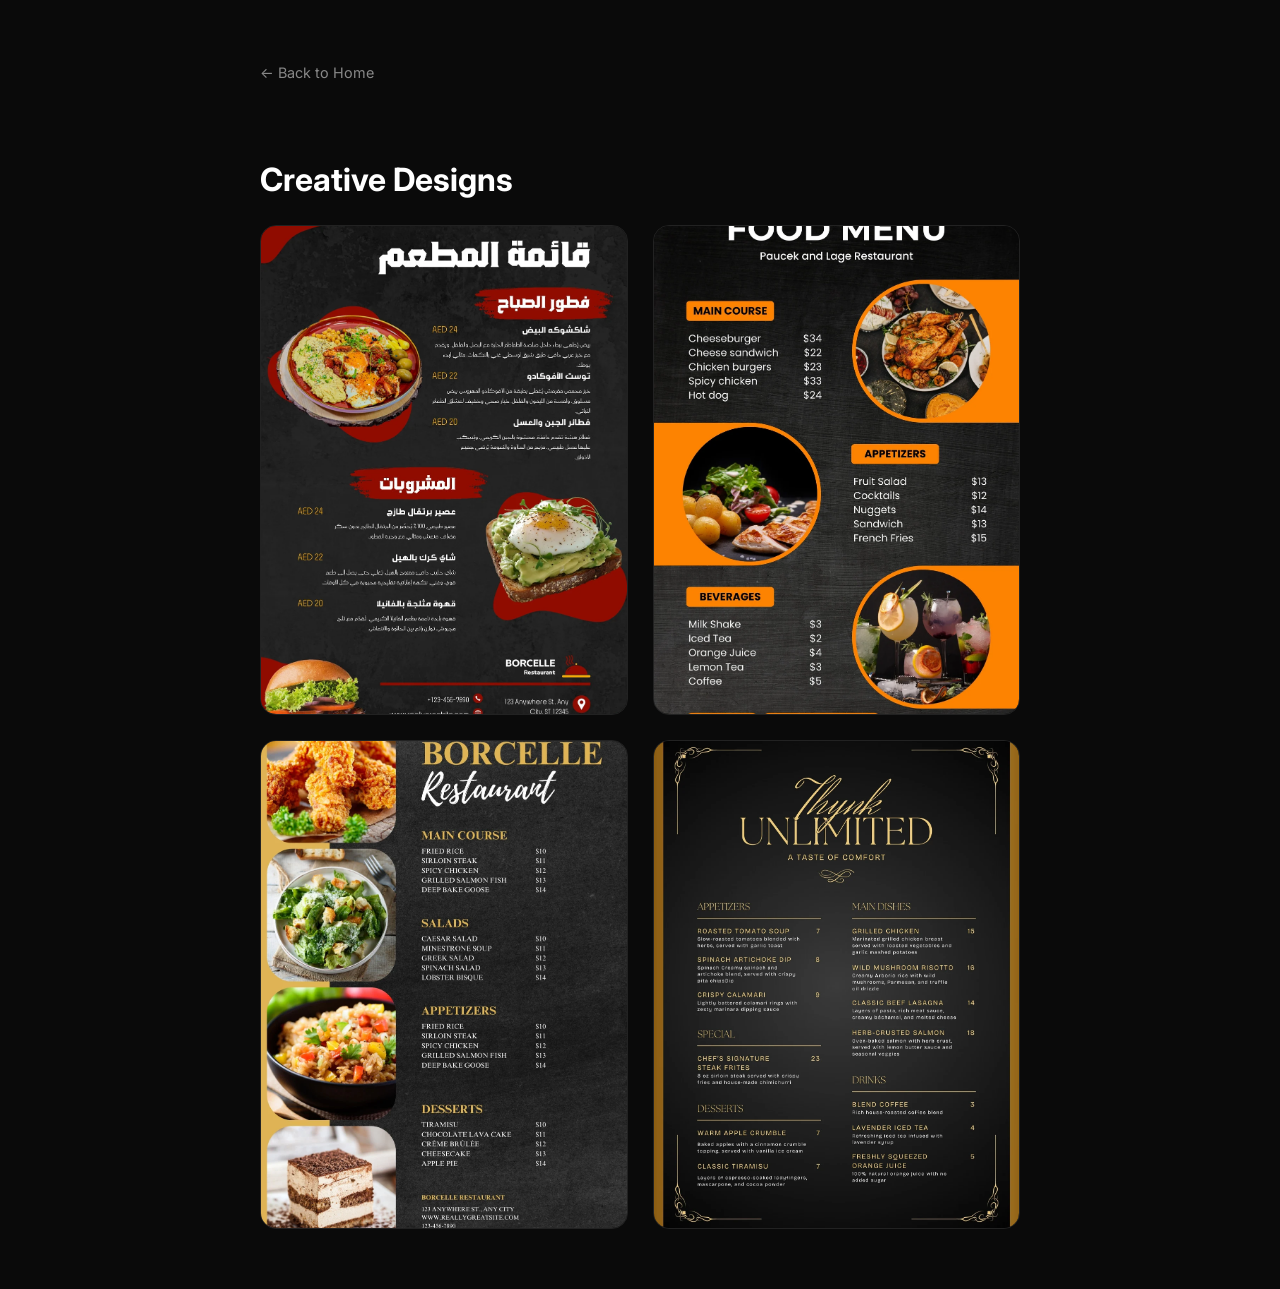
<file: designs.html>
<!DOCTYPE html>
<html lang="en">
<head>
    <meta charset="UTF-8">
    <meta name="viewport" content="width=device-width, initial-scale=1.0">
    <title>Designs - Portfolio</title>
    <link rel="stylesheet" href="style.css">
    <link href="https://fonts.googleapis.com/css2?family=Inter:wght@300;400;600&display=swap" rel="stylesheet"  rel="noopener noreferrer">
</head>
<body>
    <div class="project-container">
        <a href="index.html" class="back-link">← Back to Home</a>
        <h1 class="page-title">Creative Designs</h1>
        
        <div class="projects-grid">
            <div class="project-card">
                <img src="assets/images/1035w-9JQByeiGhic.webp" alt="Brand Identity" class="project-image project-image--tall" loading="lazy">
            </div>
            <div class="project-card">
                <img src="assets/images/1035w-AX4bhelWqNA.webp" alt="Social Media" class="project-image project-image--tall" loading="lazy">
            </div>
        </div>

        <div class="projects-grid" style="margin-top: 25px;">
            <div class="project-card">
                <img src="assets/images/1035w-zUBUJcSbitE.webp" alt="Brand Identity" class="project-image project-image--tall" loading="lazy">
            </div>
            <div class="project-card">
                <img src="assets/images/1131w-Ia3X54Q6kCc.webp" alt="Social Media" class="project-image project-image--tall" loading="lazy">
            </div>
        </div>
    </div>
    <script src="script.js"></script>
</body>
</html>
</file>
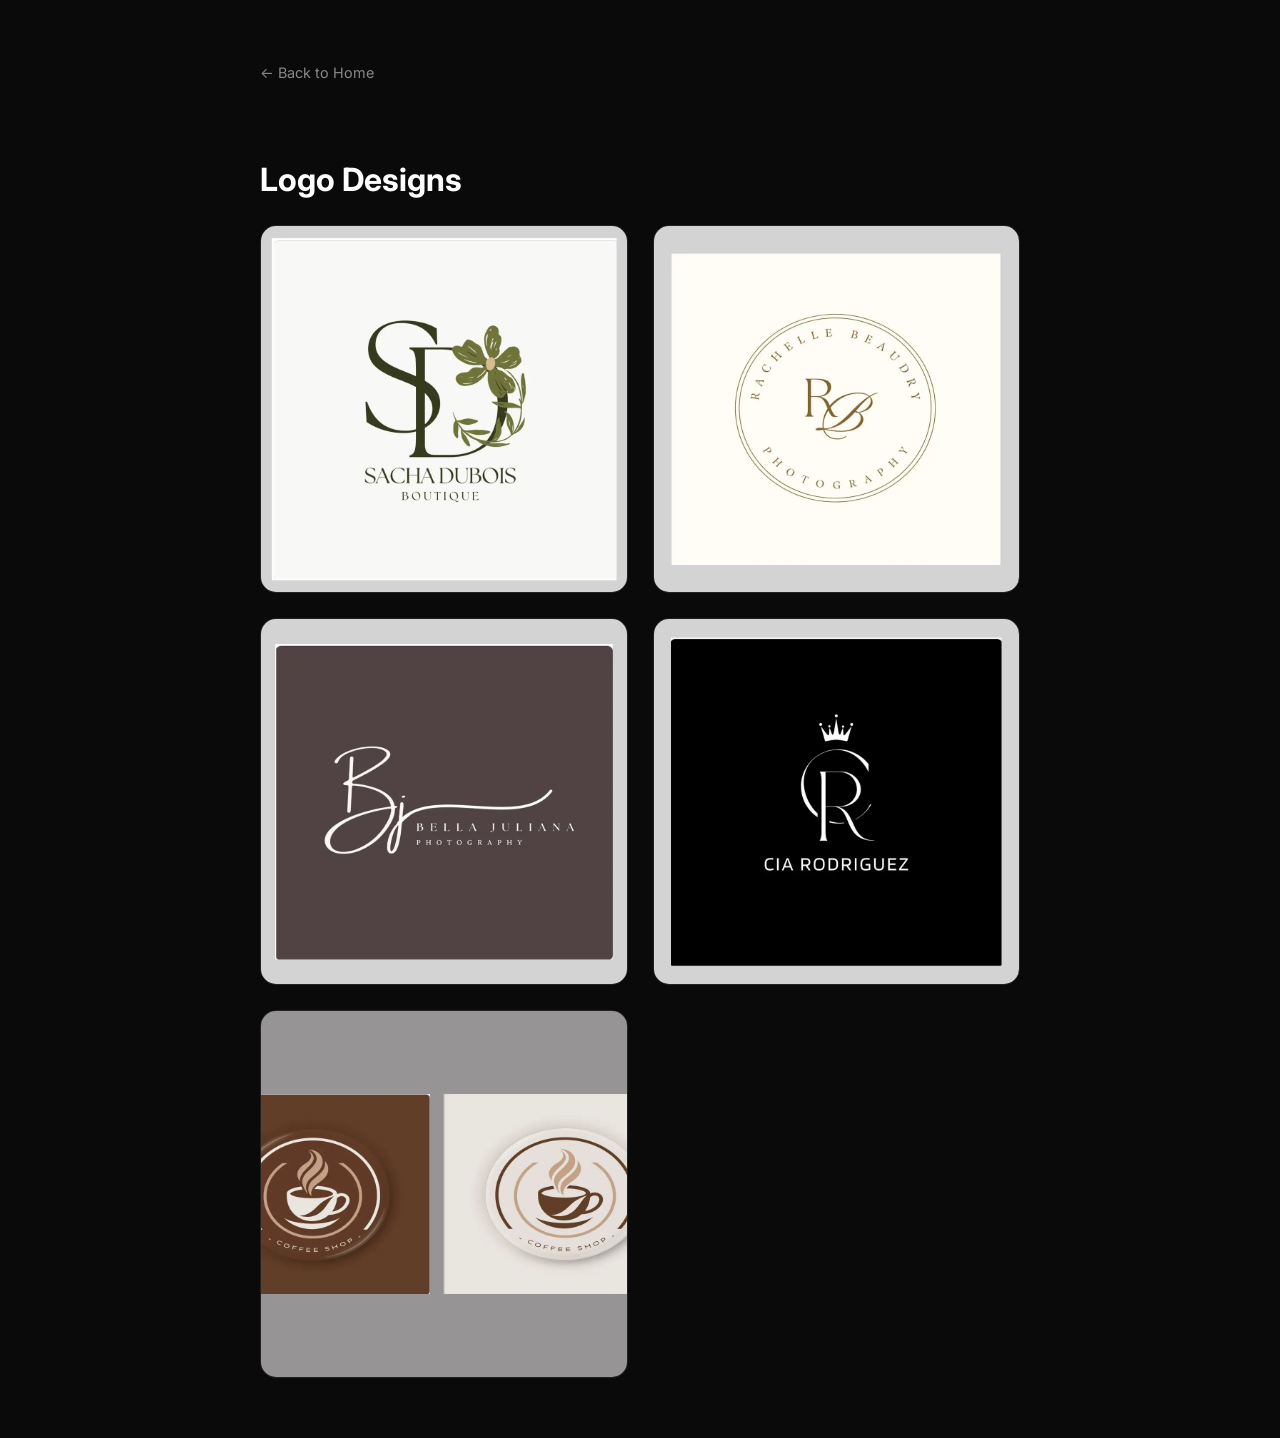
<file: logo.html>
<!DOCTYPE html>
<html lang="en">
<head>
    <meta charset="UTF-8">
    <meta name="viewport" content="width=device-width, initial-scale=1.0">
    <meta name="description" content="Logo designs by Imad Ajaj">
    <title>Logo - Portfolio</title>
    <link rel="stylesheet" href="style.css">
    <link href="https://fonts.googleapis.com/css2?family=Inter:wght@300;400;600&display=swap" rel="stylesheet">
</head>
<body>
    <div class="project-container">
        <a href="index.html" class="back-link">← Back to Home</a>
        <h1 class="page-title">Logo Designs</h1>

        <div class="projects-grid">
            <div class="project-card">
                <img src="assets/images/logo21.webp" alt="Logo 1" class="project-image project-image--square" loading="lazy">
            </div>
            <div class="project-card">
                <img src="assets/images/logo3.webp" alt="Logo 2" class="project-image project-image--square" loading="lazy">
            </div>
            <div class="project-card">
                <img src="assets/images/logo4.webp" alt="Logo 3" class="project-image project-image--square" loading="lazy">
            </div>
            <div class="project-card">
                <img src="assets/images/6.webp" alt="Logo 4" class="project-image project-image--square" loading="lazy">
            </div>
            <div class="project-card">
                <img src="assets/images/Untitled-1.webp" alt="Logo 5" class="project-image project-image--square" loading="lazy">
            </div>
        </div>
    </div>
    <script src="script.js"></script>
</body>
</html>
</file>
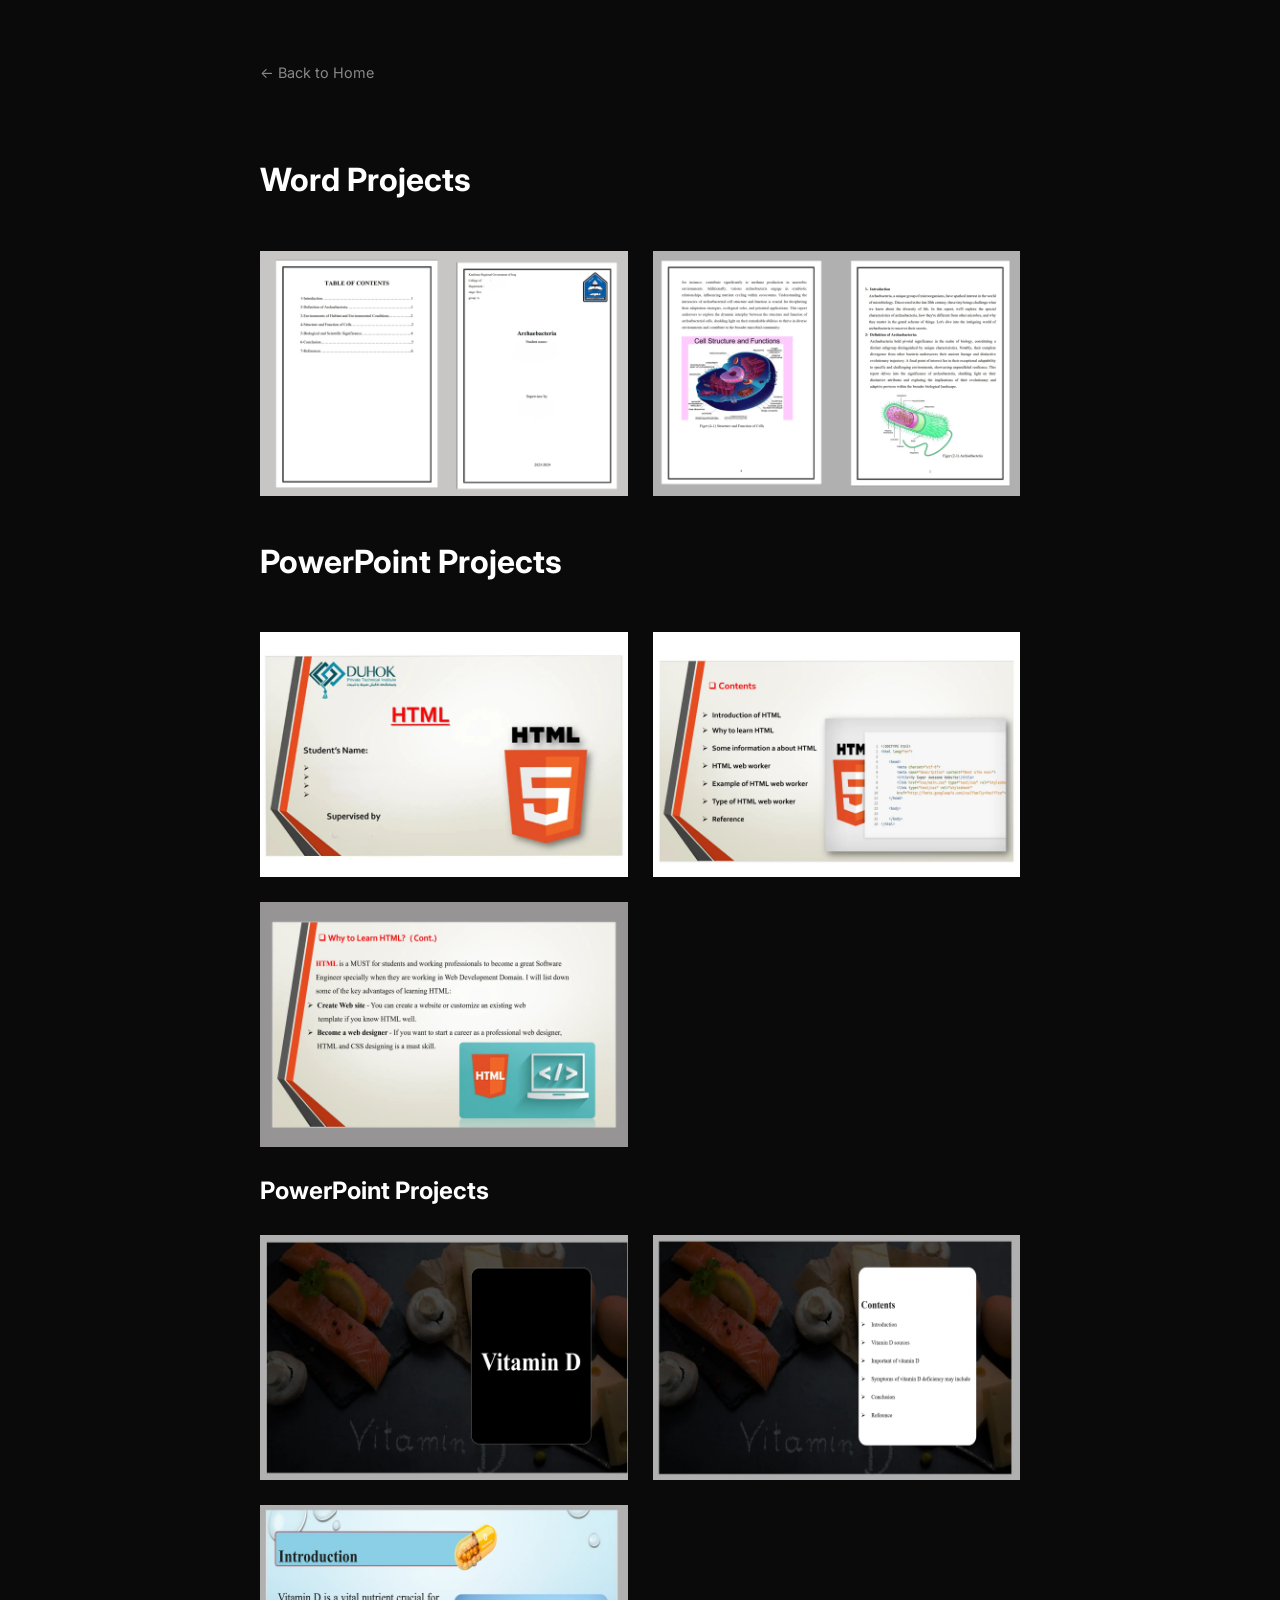
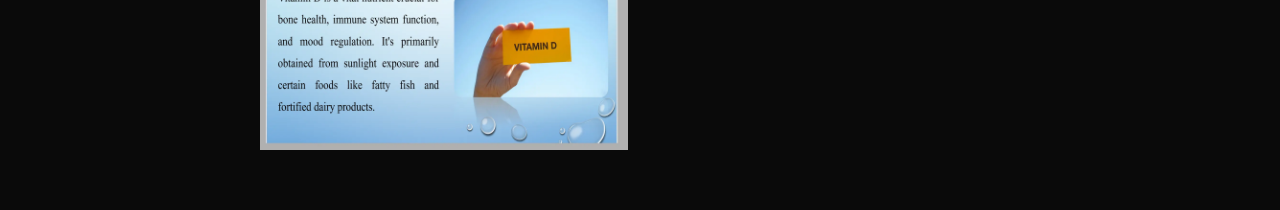
<file: reports.html>
<!DOCTYPE html>
<html lang="en">
<head>
    <meta charset="UTF-8">
    <meta name="viewport" content="width=device-width, initial-scale=1.0">
    <meta name="description" content="Reports and presentations by Imad Ajaj">
    <title>Reports - Portfolio</title>
    <link rel="stylesheet" href="style.css">
    <link href="https://fonts.googleapis.com/css2?family=Inter:wght@300;400;600&display=swap" rel="stylesheet">
</head>
<body>

<div class="project-container">

    <a href="index.html" class="back-link">← Back to Home</a>

    <!-- Word -->
    <h1 class="page-title">Word Projects</h1>
<br>
    <div class="projects-grid reports-grid">
        <img src="assets/images/reportw3.webp" class="project-image" loading="lazy">
        <img src="assets/images/reportw333.webp" class="project-image" loading="lazy">
    </div>

    <!-- PowerPoint -->
    
    <div class="projects-grid reports-grid">
        <h2 class="page-title" >PowerPoint Projects</h2>
        <br>
        <img src="assets/images/powerpoint1.webp" class="project-image" loading="lazy">
        <img src="assets/images/powerpoint11.webp" class="project-image" loading="lazy">
        <img src="assets/images/powarpoint111.webp" class="project-image" loading="lazy">
        <br>
        <h2>PowerPoint Projects</h2>
        <br>
        <img src="assets/images/powerpoint22.webp" class="project-image" loading="lazy">
        <img src="assets/images/powerpoint2.webp" class="project-image" loading="lazy">
        <img src="assets/images/powerpoint222.webp" class="project-image" loading="lazy">
    </div>

</div>

<script src="script.js"></script>
</body>
</html>
</file>
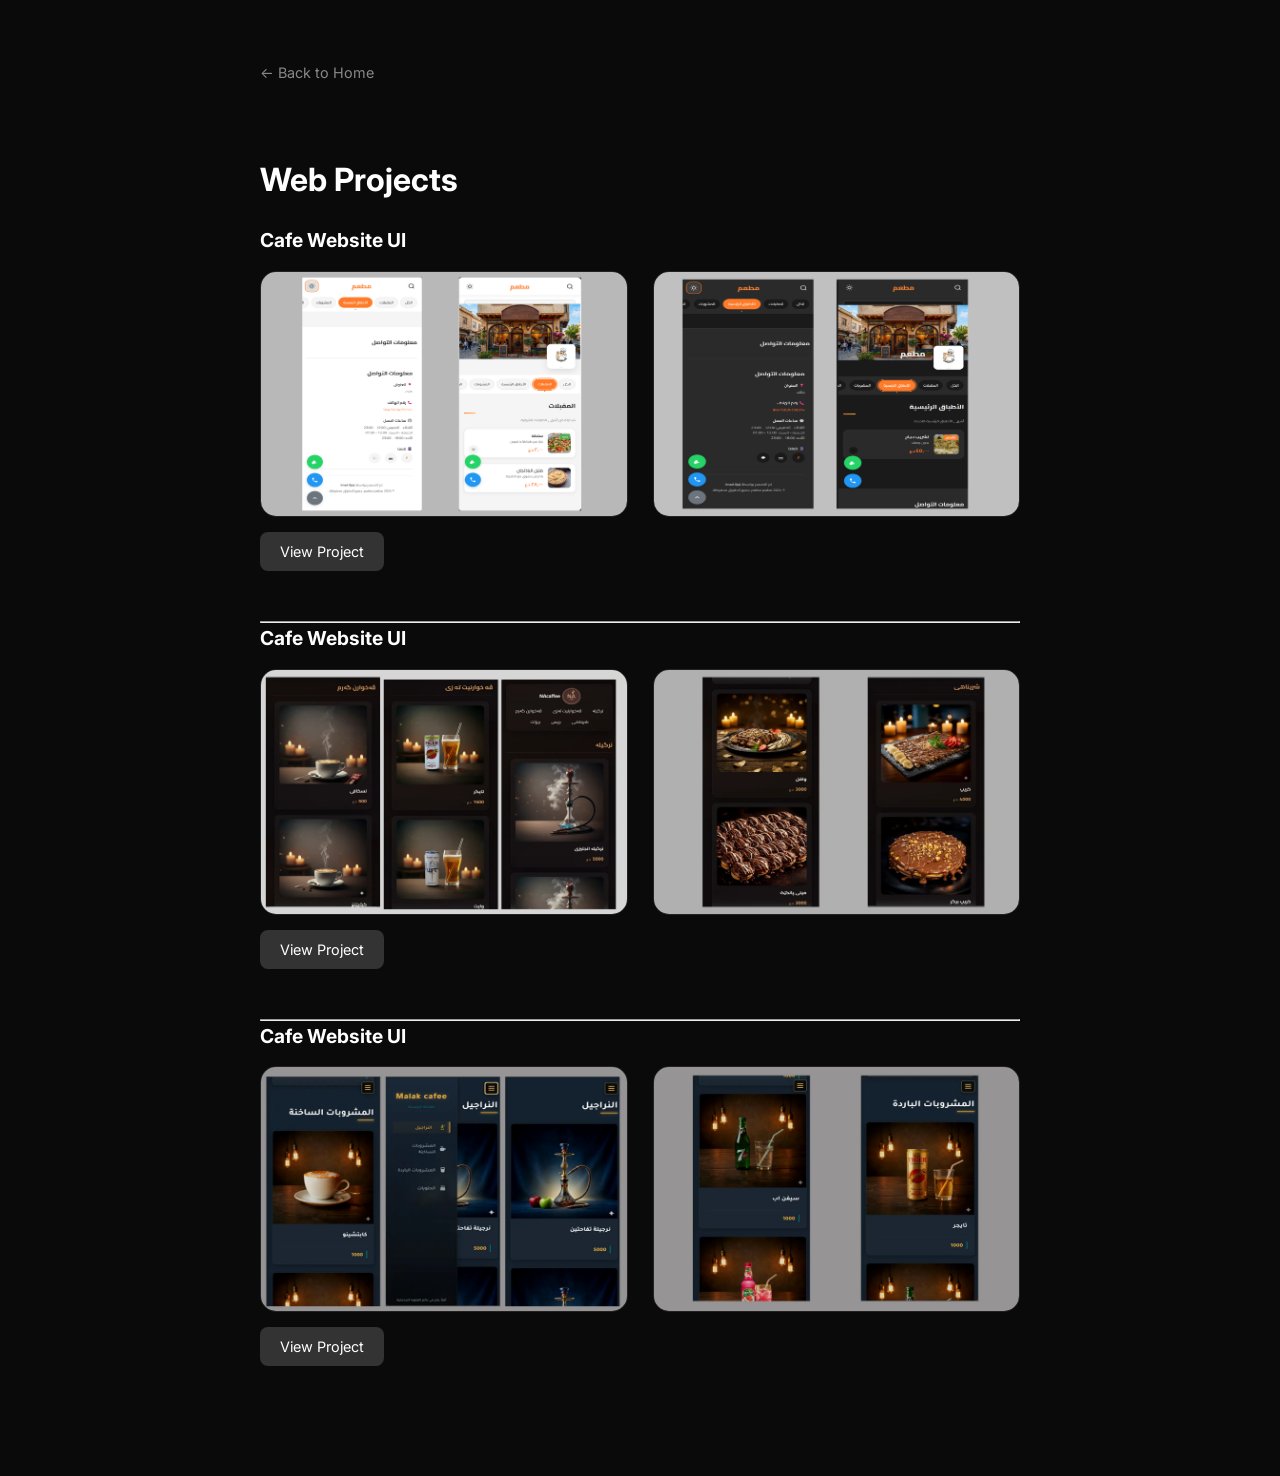
<file: web-projects.html>
<!DOCTYPE html>
<html lang="en">
<head>
    <meta charset="UTF-8">
    <meta name="viewport" content="width=device-width, initial-scale=1.0">
    <title>Web Projects - Portfolio</title>
    <link rel="stylesheet" href="style.css">
    <link href="https://fonts.googleapis.com/css2?family=Inter:wght@300;400;600&display=swap" rel="stylesheet">
</head>
<body>
    <div class="project-container">
        <a href="index.html" class="back-link">← Back to Home</a>
        <h1 class="page-title">Web Projects</h1>
     <h3 class="project-name">Cafe Website UI </h3>
        <div class="projects-grid">
            
            <div class="project-card">
                <img src="assets/images/qq.png" alt="Cafe Website" class="project-image" loading="lazy">
            </div>
            <div class="project-card">
                <img src="assets/images/mwnu.png" alt="Bar Website" class="project-image" loading="lazy">
            </div>
            <div class="project-info"  style="transform: translate(-20px,-30px);">
                    <a href="https://imadajaj3475937-commits.github.io/menu/"  target="_blank" class="project-btn" rel="noopener noreferrer">View Project</a>
            </div>
        </div>
        <hr>
             <h3 class="project-name">Cafe Website UI </h3>
        <div class="projects-grid">
            
            <div class="project-card">
                <img src="assets/images/web1.webp" alt="Cafe Website" class="project-image" loading="lazy">
            </div>
            <div class="project-card">
                <img src="assets/images/web11.webp" alt="Bar Website" class="project-image" loading="lazy">
            </div>
            <div class="project-info"  style="transform: translate(-20px,-30px);">
                    <a href="https://nacafee.github.io"  target="_blank" class="project-btn" rel="noopener noreferrer">View Project</a>
            </div>
        </div>
        <hr>
            <h3 class="project-name">Cafe Website UI </h3>
            <div class="projects-grid">
            <div class="project-card">
                <img src="assets/images/web22.webp" alt="Cafe Website" class="project-image" loading="lazy">
            </div>
            <div class="project-card">
                <img src="assets/images/web2.webp" alt="Bar Website" class="project-image" loading="lazy">
            </div>
            <div class="project-info"  style="transform: translate(-20px,-30px);">
                    <a href="https://imadajaj3475937-commits.github.io/Malak_caffee/"  target="_blank" class="project-btn" rel="noopener noreferrer">View Project</a>
            </div>
        </div>
        </div>
        <script src="script.js"></script>
</body>
</html>
</file>
<file: style.css>
/* ==============================================
   STYLE.CSS - UPDATED BY AI ASSISTANT
   ============================================== */

/* --- Variables --- */
:root {
    --bg-color: #0a0a0a;
    --text-color: #ffffff;
    --accent-color: #333333;
    --hover-color: #444444;
    --active-color: #555555; /* New color for active state */
    --whatsapp-color: #25D366;
    --card-bg: #1a1a1a;
    --transition: all 0.3s ease;
}

/* --- General Reset --- */
* {
    margin: 0;
    padding: 0;
    box-sizing: border-box;
}

/* --- General Body Styles --- */
body {
    background-color: var(--bg-color);
    color: var(--text-color);
    font-family: 'Inter', sans-serif;
    line-height: 1.6;
    padding: 20px;
}

/* --- Main Container for all pages --- */
.container,
.project-container {
    width: 100%;
    margin: 0 auto;
}

/* --- Styles Specific to the Home Page (index.html) --- */
body.home-page {
    display: flex;
    justify-content: center;
    align-items: center;
    min-height: 100vh;
}

body.home-page .container {
    max-width: 400px;
    text-align: center;
}

/* --- Styles for other pages (projects, reports, etc.) --- */
body:not(.home-page) {
    display: block; /* Allows scrolling */
}

.project-container {
    max-width: 800px;
    padding: 40px 20px;
}


/* ==============================================
   PROFILE SECTION (Home Page)
   ============================================== */
.profile-section {
    margin-bottom: 40px;
    animation: fadeInDown 0.8s ease-out;
}

.profile-img-container {
    width: 120px;
    height: 120px;
    margin: 0 auto 20px;
    border-radius: 50%;
    overflow: hidden;
    border: 3px solid var(--accent-color);
    box-shadow: 0 10px 20px rgba(0,0,0,0.5);
}

.profile-img {
    width: 100%;
    height: 100%;
    object-fit: cover;
}

.name {
    font-size: 1.8rem;
    font-weight: 600;
    margin-bottom: 5px;
}

.tagline {
    font-size: 0.9rem;
    color: #888;
    font-weight: 300;
}


/* ==============================================
   BUTTONS (Shared Styles)
   ============================================== */
.nav-buttons {
    display: flex;
    flex-direction: column;
    gap: 15px;
    animation: fadeInUp 0.8s ease-out 0.2s both;
}

.btn {
    display: block;
    padding: 15px 20px;
    background-color: var(--accent-color);
    color: var(--text-color);
    text-decoration: none;
    border-radius: 12px;
    font-weight: 400;
    transition: var(--transition);
    border: 1px solid transparent;
}

/* --- Interaction States for Buttons --- */
.btn:hover {
    background-color: var(--hover-color);
    transform: translateY(-3px);
    box-shadow: 0 5px 15px rgba(0,0,0,0.3);
}

.btn:active {
    background-color: var(--active-color);
    transform: translateY(0) scale(0.98);
}


/* ==============================================
   PROJECT PAGES
   ============================================== */
.back-link {
    display: inline-block;
    color: #888;
    text-decoration: none;
    margin-bottom: 30px;
    font-size: 0.9rem;
    transition: var(--transition);
}

.back-link:hover, .back-link:active {
    color: white;
}

.page-title {
    font-size: 2rem;
    margin-top: 40px;
    margin-bottom: 20px;
    text-align: left;
}

.projects-grid {
    display: grid;
    grid-template-columns: repeat(auto-fill, minmax(280px, 1fr));
    gap: 25px;
}

.project-card {
    background-color: var(--card-bg);
    border-radius: 16px;
    overflow: hidden;
    border: 1px solid #222;
    display: flex;
    flex-direction: column;
    height: 100%;
    transition: var(--transition);
}

.project-card:hover {
    transform: translateY(-10px);
    border-color: #444;
}

/* No :active needed for the card itself as it's not a button */

.project-image {
    width: 100%;
    object-fit: cover;
    display: block;
}

/* Image aspect ratios */
.project-image--tall { aspect-ratio: 3 / 4; }
.project-image--wide { aspect-ratio: 16 / 9; }
.project-image--square { aspect-ratio: 1 / 1; }

.project-info {
    padding: 20px;
    text-align: left;
    flex-grow: 1;
}

.project-name {
    font-size: 1.2rem;
    margin-bottom: 15px;
}

.project-btn {
    display: inline-block;
    padding: 8px 20px;
    background-color: var(--accent-color);
    color: white;
    text-decoration: none;
    border-radius: 8px;
    font-size: 0.9rem;
    transition: var(--transition);
}

.project-btn:hover {
    background-color: white;
    color: black;
}

.project-btn:active {
    background-color: #ccc; /* Slightly darker than white for active state */
    color: black;
    transform: scale(0.98);
}


/* ==============================================
   FOOTER (Home Page)
   ============================================== */
footer {
    margin-top: 30px;
}

.social-icons {
    display: flex;
    justify-content: center;
    gap: 20px;
    padding: 15px 0;
}

.social-icons a {
    font-size: 1.6rem;
    color: var(--whatsapp-color);
    transition: var(--transition);
    text-decoration: none;
}

.social-icons a:hover {
    transform: translateY(-5px);
    color: #2542d3;
}

.social-icons a:active {
    transform: translateY(0) scale(0.95);
    color: #2542d3;
}

.cta-btn {
    display: inline-block;
    margin-top: 15px;
    padding: 12px 25px;
    background: #25D366;
    color: white;
    border-radius: 10px;
    text-decoration: none;
    font-weight: bold;
    transition: 0.3s;
}

.cta-btn:hover {
    background: #1ebe5d;
    transform: translateY(-2px);
}

.cta-btn:active {
    background: #1a9c4a; /* Darker green for active state */
    transform: translateY(0) scale(0.98);
}

.mini-proof {
    margin-top: 20px;
    font-size: 0.8rem;
    color: #888;
}


/* ==============================================
   ANIMATIONS & MEDIA QUERIES
   ============================================== */
@keyframes fadeInDown {
    from { opacity: 0; transform: translateY(-20px); }
    to { opacity: 1; transform: translateY(0); }
}

@keyframes fadeInUp {
    from { opacity: 0; transform: translateY(20px); }
    to { opacity: 1; transform: translateY(0); }
}

@media (max-width: 600px) {
    .projects-grid {
        grid-template-columns: 1fr;
    }
}
</file>
